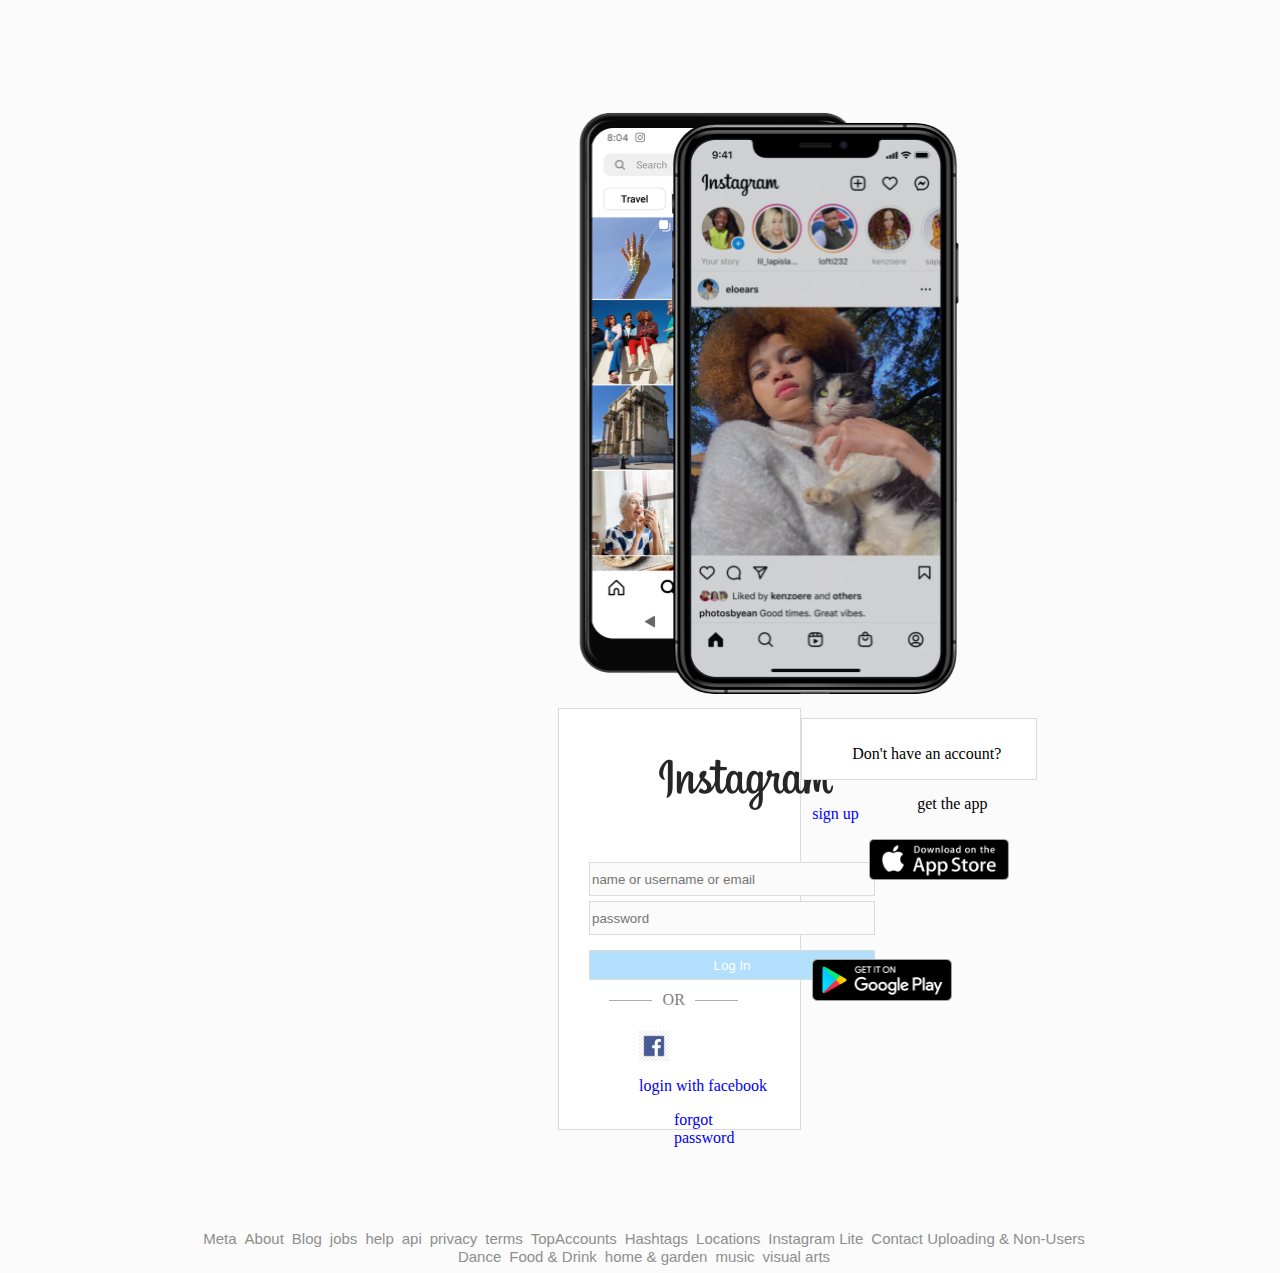
<file: index.html>
<!DOCTYPE html>
<html lang="en">
<head>
    <meta charset="UTF-8">
    <meta http-equiv="X-UA-Compatible" content="IE=edge">
    <meta name="viewport" content="width=device-width, initial-scale=1.0">
    <title>Document</title>
    <link rel="stylesheet" href="instagram.css" type="text/css">
</head>
<body>
  <div class="maindiv"> 
   <div class="mainBodydiv">
     <div class="mobilephoto">  
        <img src="insta copy.png" >  
     </div>
   
     <div class="instaformandlogo">
        <div class="instalogo">
            <img src="7a252de00b20.png">
        </div>
     
            <div class="form">
                <form>
                    <div class="usernamediv">
                        <input class="username" type="text" placeholder="name or username or email" >
                    <div class="passworddiv">
                        <input class="password" type="password" placeholder="password">
                    </div>
                    
                    <div class="logindiv">
                     <input class="login" type="submit" value="Log In">
                    </div>
                    <div class="line"><span class="grey">OR</span></div>
                    
                </form>
                <div class="facebooklogo">
                    <a href="https://www.facebook.com/login/">
                        <img class="facebook" src="facebooklogo.jpg">
                       <p class="loginwithfb">login with facebook</p>
                    </a>
                   <div class="forgotpassword">
                   <a href="https://www.instagram.com/accounts/password/reset/?hl=en">
                    <p>forgot password</p>
                </div>
                    
                    </a>
                </div>
                    
                
            </div>
     </div>
    
     </div>
     <div class="signup">
        <div class="signupdiv">
           
           <p>Don't have an account? </p>
        </div>
        <a class="link" href="https://www.instagram.com/accounts/emailsignup/?hl=en" >
            <p class="sign">sign up</p>
           </a>
           <div class="gettheapp">
            <p>get the app</p>
           </div>
           <div class="appstore">
            <a href="https://www.apple.com/in/app-store/">
                <img class="app" src="appstore.png">
            </a>
              
           </div>
           <div class="playstore">
            <a href="https://play.google.com/store/apps/details?id=in.amazon.mShop.android.shopping">
                <img class="play" src="play.png">
            </a>
           </div>
           
    </div>
   
   
      </div> 
      
     </div>
     <div class="footerdiv">
        <footer class="footer">
            <a class="meta" href="https://about.facebook.com/?utm_source=meta.com&utm_medium=redirect">
                Meta
            </a>
            <a class="meta" href="https://about.instagram.com/">
                About
            </a>
            <a class="meta" href="https://about.instagram.com/">
                Blog
            </a>
            <a class="meta" href="#">
                jobs </a>
                <a class="meta" href="https://about.facebook.com/?utm_source=meta.com&utm_medium=redirect">
                    help </a>
                    <a class="meta" href="https://about.facebook.com/?utm_source=meta.com&utm_medium=redirect">
                        api </a>
                        <a class="meta" href="https://about.facebook.com/?utm_source=meta.com&utm_medium=redirect">
                            privacy </a>
                            <a class="meta" href="https://about.facebook.com/?utm_source=meta.com&utm_medium=redirect">
                            terms </a>
                                <a class="meta" href="https://about.facebook.com/?utm_source=meta.com&utm_medium=redirect">
                                    TopAccounts </a>
                                    <a class="meta" href="https://about.facebook.com/?utm_source=meta.com&utm_medium=redirect">
                                        Hashtags </a>
                                        <a class="meta" href="https://about.facebook.com/?utm_source=meta.com&utm_medium=redirect">
                                            Locations</a>
                        
                                            <a class="meta" href="https://about.facebook.com/?utm_source=meta.com&utm_medium=redirect">
                                                Instagram Lite </a>
                                                      
                                                <a class="meta" href="https://about.facebook.com/?utm_source=meta.com&utm_medium=redirect">
                                                     Contact Uploading & Non-Users </a>
                                                     <br>
            <div class="meta1">
                <a class="meta" href="https://about.facebook.com/?utm_source=meta.com&utm_medium=redirect">
                    Dance </a>
                   <a class="meta" href="https://about.facebook.com/?utm_source=meta.com&utm_medium=redirect">
                         Food & Drink </a>
                       <a class="meta" href="https://about.facebook.com/?utm_source=meta.com&utm_medium=redirect">
                         home & garden </a>
                           <a class="meta" href="https://about.facebook.com/?utm_source=meta.com&utm_medium=redirect">
                                music </a>
                               <a class="meta" href="https://about.facebook.com/?utm_source=meta.com&utm_medium=redirect">
                                     visual arts </a>
            </div>
            
          </footer>
      
           
        </div>
  </div>
 
 
</body>
</html>
</file>
<file: instagram.css>
body{
    background-color: #fafbfa;

  
}
.mainBodydiv{
    width: 100%;
    height: 100%;
}
.mainBodydiv
{
    width: 50%;
    height: 50%;
    margin-top: 100px;
    margin-left: 550px;
}
.mobilephoto{
    
    float: left;
}
.instaformandlogo{
    background-color: white;
    width: 35%;
    height: 400px;
    float: left;
    padding: 10px;
    border: 1px solid;
    border-color: rgba(var(--b6a,219,219,219),1);
}
.instalogo{
    padding-left: 90px;
    padding-top: 40px;
}
.usernamediv{
  
    padding-top: 48px;
    padding-left: 20px;
}
.username{
    width: 280px;
    height: 30px;
    background-color:#fafbfa ;
    border: 1px solid;
    border-color: rgba(var(--b6a,219,219,219),1);
}
.passworddiv
{
    padding-top: 5px;
   
}

.password{
    width: 280px;
    height: 30px;
    background-color:#fafbfa ;
    border: 1px solid;
    border-color: rgba(var(--b6a,219,219,219),1);
}
.logindiv{
    padding-top: 15px ;
}
.login{
    width: 286px;
    height: 30px;
    background-color:#b2dffc ;
    border: 1px solid;
    color: white;
    border-color: rgba(var(--b6a,219,219,219),1);
}
.line
{
    position: relative;
    padding: 20px;
}
.line:after
{
    content: "";
    border-radius: 20px ;
    background: #adadad;
    height: 1px;
    width: 80%;
    display: block;
  
}
.line span
{
   position: absolute;
   top: 40%;
   left: 40%;
   transform: translate(-40%, -40%);
   background: white;
   padding: 10px;
}
.grey{
   color: grey;
}
.facebook{
    width: 30px;
    height: 30px;
    float: left;
    padding-top: 10px;

}
.facebooklogo
{
    
    padding-left: 50px;
}
.loginwithfb{
    float: left;
}
.forgotpassword
{
    padding: 35px;
}
.signup
{
width: 37%;
height: 60px;
margin-top: 10px;
background-color: white;
border: 1px solid;
border-color: rgba(var(--b6a,219,219,219),1);
float: left;


}
.signupdiv{
      padding-left: 50px;
      padding-top: 10px;
      float: left;
     
      
}
.link{
    float: left;
    padding-top: 10px;
    padding-left: 10px;
}
.sign{
    color: blue;
    text-decoration: none;
}
.gettheapp{
    padding-top: 60px;
    padding-left: 115px;
    
}
.app{
   width: 100%;
}
.appstore{
    width: 140px;
    height: 100px;
    float: left;
    padding: 10px;
}
.playstore{
    width: 140px;
    height: 100px;
    float: left;
    padding: 10px;
}
.play{
    width: 100%;
}

.footerdiv{
    width:100%;
    padding-top: 100px;
   
    display: flex;
    justify-content: center;
    align-items: center;
    
   
   
 
}
a{
    text-decoration: none;
}
.meta{
    float: left;
    color:rgba(var(--f52,142,142,142),1);
    padding-left: 8px;
    font: 15px sans-serif;
   
}
.meta1{
    width:100%;
    
   
    display: flex;
    justify-content: center;
    align-items: center;
    
}
</file>
